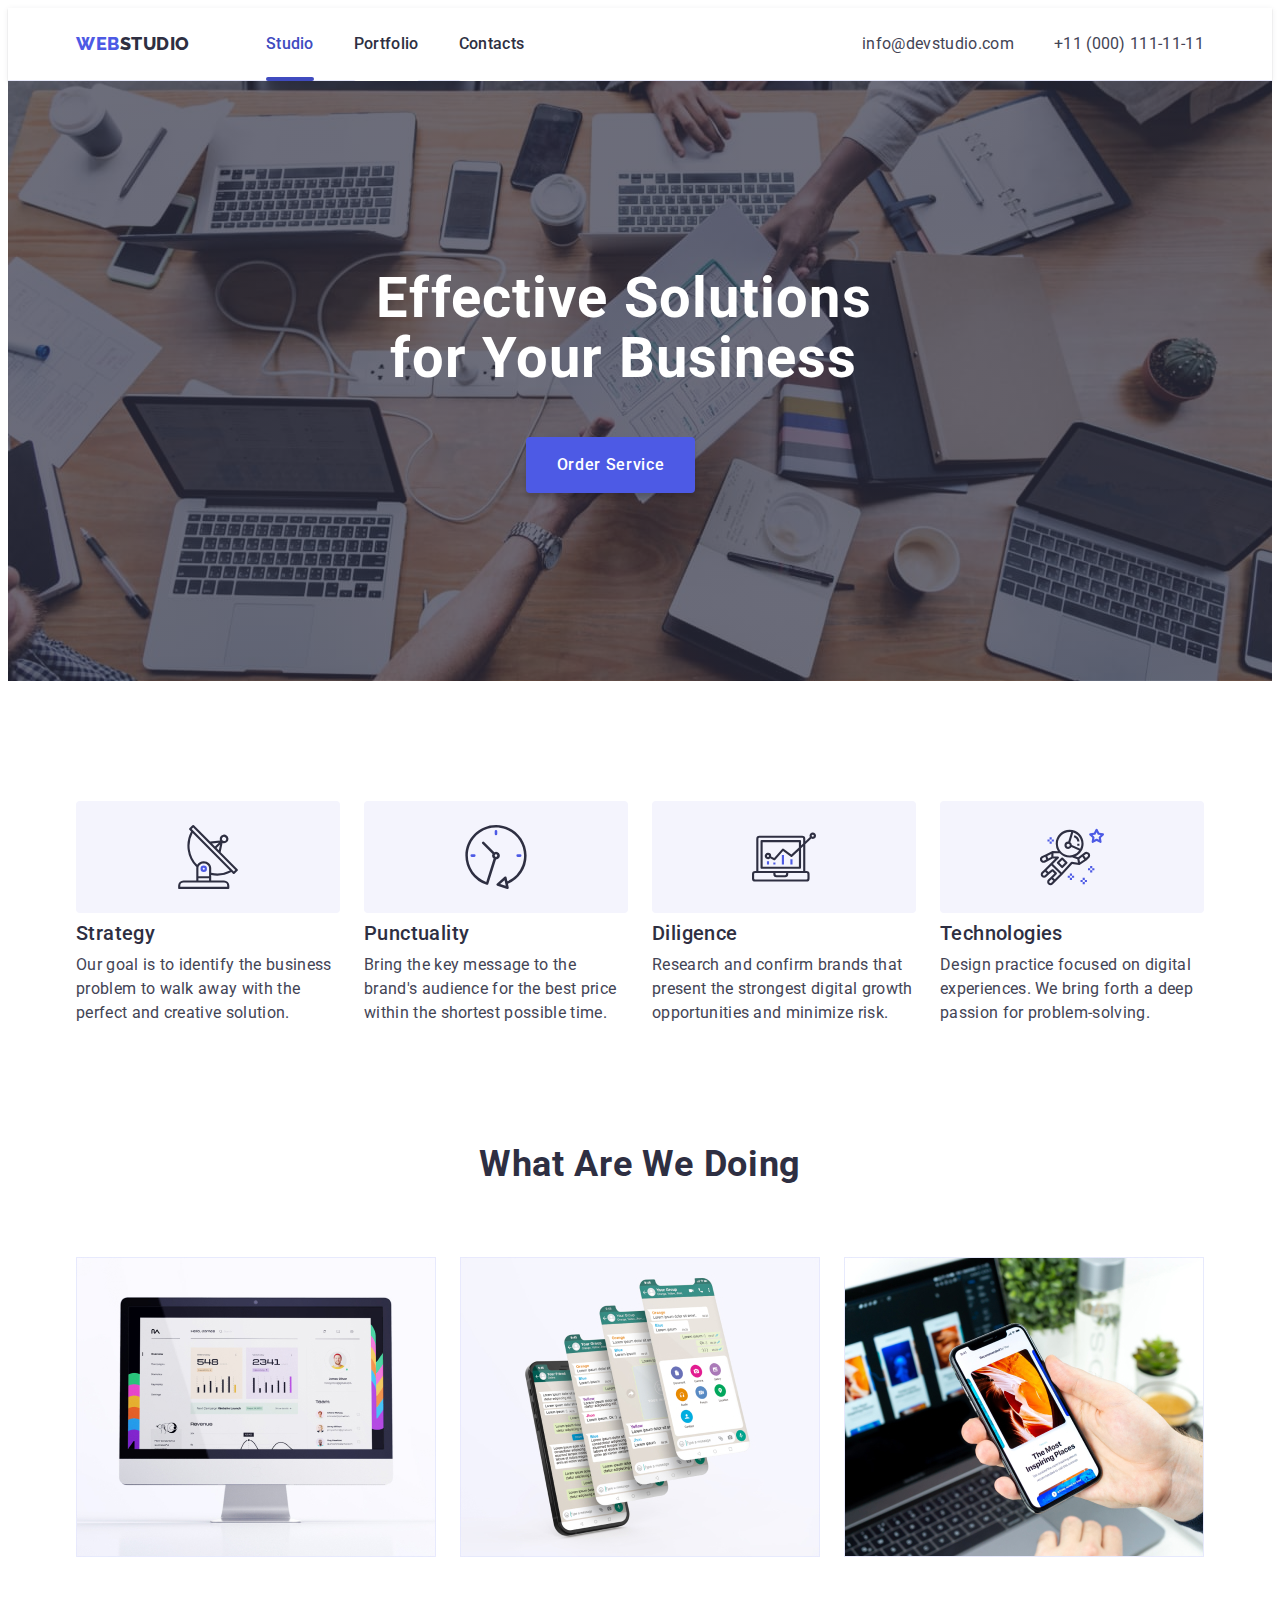
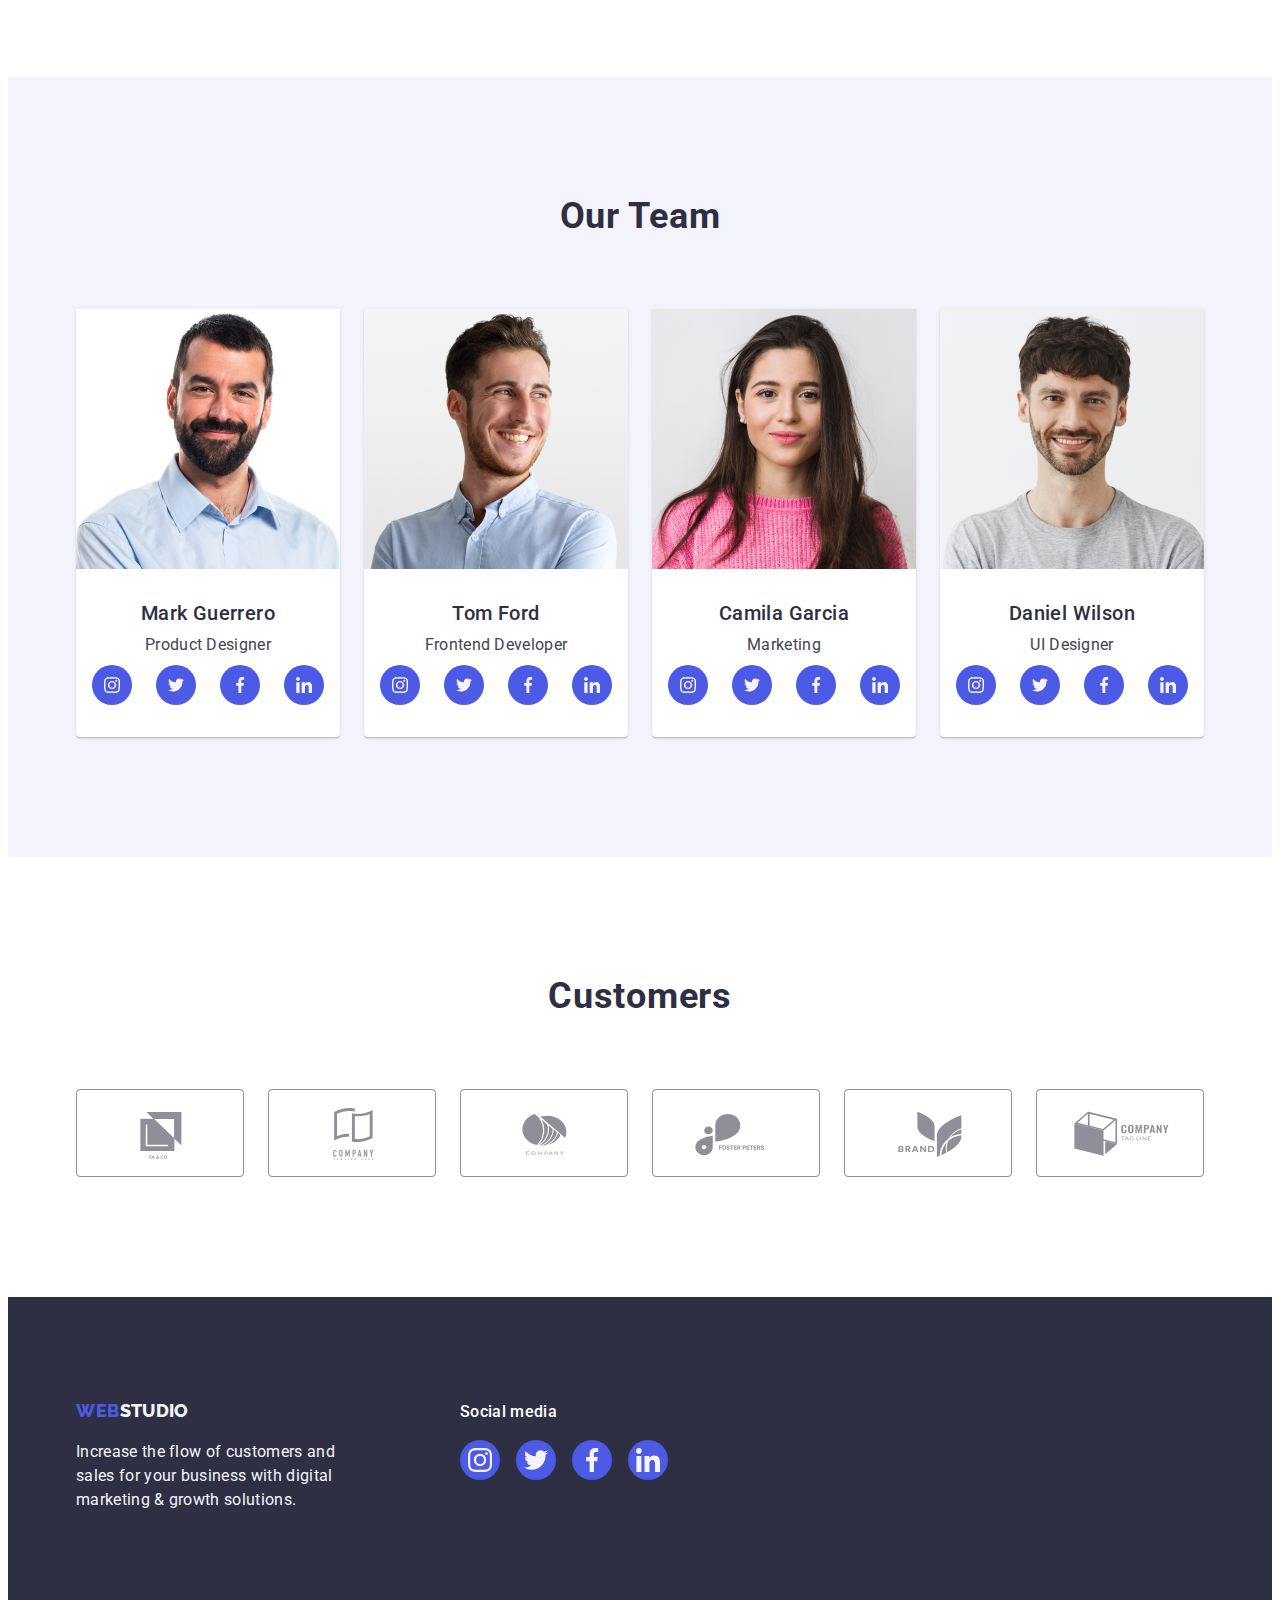
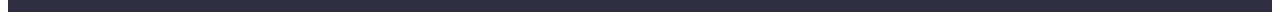
<file: index.html>
<!DOCTYPE html>
<html lang="en">
  <head>
    <meta charset="UTF-8" />
    <meta http-equiv="X-UA-Compatible" content="IE=edge" />
    <meta name="viewport" content="width=device-width, initial-scale=1.0" />
    <link rel="preconnect" href="https://fonts.googleapis.com" />
    <link rel="preconnect" href="https://fonts.gstatic.com" crossorigin />
    <link
      href="https://fonts.googleapis.com/css2?family=Raleway:wght@800&family=Roboto:wght@400;500;700&display=swap"
      rel="stylesheet"
    />
    <title>goit-markup-hw-01</title>
    <link
      rel="stylesheet"
      href="https://cdnjs.cloudflare.com/ajax/libs/modern-normalize/2.0.0/modern-normalize.min.css"
      integrity="sha512-4xo8blKMVCiXpTaLzQSLSw3KFOVPWhm/TRtuPVc4WG6kUgjH6J03IBuG7JZPkcWMxJ5huwaBpOpnwYElP/m6wg=="
      crossorigin="anonymous"
      referrerpolicy="no-referrer"
    />
    <style>
      li {
        list-style-type: none;
      }
    </style>
    <link rel="stylesheet" href="css/styles.css" />
  </head>
  <body>
    <header class="header">
      <div class="box container">
        <nav class="nav">
          <a href="./index.html" class="header-name link"
            >Web<span class="header-name-span list">Studio</span>
          </a>

          <ul class="list first-box">
            <li>
              <a
                href="./index.html"
                class="header-studio-portfolio-contact add link"
                >Studio</a
              >
            </li>
            <li>
              <a
                href="./portfolio.html"
                class="header-studio-portfolio-contact link"
                >Portfolio</a
              >
            </li>
            <li>
              <a href="" class="header-studio-portfolio-contact link"
                >Contacts</a
              >
            </li>
          </ul>
        </nav>
        <address class="header-address">
          <ul class="list telefon-email">
            <li>
              <a href="mailto:info@devstudio.com" class="header-commun link"
                >info@devstudio.com</a
              >
            </li>
            <li>
              <a href="tel:+110001111111" class="header-commun link"
                >+11 (000) 111-11-11</a
              >
            </li>
          </ul>
        </address>
      </div>
    </header>
    <main>
      <section class="main-background-firt">
        <div class="container">
          <h1 class="main-name">Effective Solutions for Your Business</h1>
          <button type="button" class="main-button" data-modal-open>
            Order Service
          </button>
        </div>
      </section>
      <section class="section-two">
        <div class="container">
          <h2 class="visually-hidden">benefits</h2>
          <ul class="box-two list">
            <li class="box-two-one">
              <div class="box-for-icon">
                <svg class="icon-1" width="64" height="64">
                  <use href="./images/icons.svg#icon-antenna"></use>
                </svg>
              </div>
              <h3 class="main-benefits-name">Strategy</h3>
              <p class="main-benefits-paragrafs">
                Our goal is to identify the business problem to walk away with
                the perfect and creative solution.
              </p>
            </li>
            <li class="box-two-one">
              <div class="box-for-icon">
                <svg class="icon-1" width="64" height="64">
                  <use href="./images/icons.svg#icon-clock"></use>
                </svg>
              </div>
              <h3 class="main-benefits-name">Punctuality</h3>
              <p class="main-benefits-paragrafs">
                Bring the key message to the brand's audience for the best price
                within the shortest possible time.
              </p>
            </li>
            <li class="box-two-one">
              <div class="box-for-icon">
                <svg class="icon-1" width="64" height="64">
                  <use href="./images/icons.svg#icon-diagram"></use>
                </svg>
              </div>
              <h3 class="main-benefits-name">Diligence</h3>
              <p class="main-benefits-paragrafs">
                Research and confirm brands that present the strongest digital
                growth opportunities and minimize risk.
              </p>
            </li>
            <li class="box-two-one">
              <div class="box-for-icon">
                <svg class="icon-1" width="64" height="64">
                  <use href="./images/icons.svg#icon-astronaut"></use>
                </svg>
              </div>
              <h3 class="main-benefits-name">Technologies</h3>
              <p class="main-benefits-paragrafs">
                Design practice focused on digital experiences. We bring forth a
                deep passion for problem-solving.
              </p>
            </li>
          </ul>
        </div>
      </section>
      <section class="section-three">
        <div class="container">
          <h2 class="main-photos">What are we doing</h2>
          <ul class="box-three list">
            <li class="box-three-one">
              <img
                src="./images/Rectangle71.jpg"
                alt="My first picture"
                width="360"
                height="300"
              />
            </li>
            <li class="box-three-one">
              <img
                src="./images/Rectangle72.jpg"
                alt="My second picture"
                width="360"
                height="300"
              />
            </li>
            <li class="box-three-one">
              <img
                src="./images/Rectangle73.jpg"
                alt="My therd picture"
                width="360"
                height="300"
              />
            </li>
          </ul>
        </div>
      </section>
      <section class="main-background-second">
        <div class="container">
          <h2 class="main-photos">Our Team</h2>
          <ul class="list box-four">
            <li class="list backround">
              <img
                src="./images/img.jpg"
                alt="Mark Guerrero"
                width="264"
                height="260"
              />
              <div class="name-prof">
                <h3 class="main-stuff-name">Mark Guerrero</h3>
                <p class="main-stuff-job">Product Designer</p>
                <ul class="back-icon">
                  <li class="icon-inm">
                    <a href="" class="icon-a">
                      <svg class="icon-in" width="16" height="16">
                        <use href="./images/icons.svg#icon-instagram"></use>
                      </svg>
                    </a>
                  </li>
                  <li class="icon-inm">
                    <a href="" class="icon-a">
                      <svg class="icon-in" width="16" height="16">
                        <use href="./images/icons.svg#icon-twitter"></use>
                      </svg>
                    </a>
                  </li>
                  <li class="icon-inm">
                    <a href="" class="icon-a">
                      <svg class="icon-in" width="16" height="16">
                        <use href="./images/icons.svg#icon-facebook"></use>
                      </svg>
                    </a>
                  </li>
                  <li class="icon-inm">
                    <a href="" class="icon-a">
                      <svg class="icon-in" width="16" height="16">
                        <use href="./images/icons.svg#icon-linkedin"></use>
                      </svg>
                    </a>
                  </li>
                </ul>
              </div>
            </li>
            <li class="list backround">
              <img
                src="./images/img(1).jpg"
                alt="Tom Ford"
                width="264"
                height="260"
              />
              <div class="name-prof">
                <h3 class="main-stuff-name">Tom Ford</h3>
                <p class="main-stuff-job">Frontend Developer</p>
                <ul class="back-icon">
                  <li class="icon-inm">
                    <a href="" class="icon-a">
                      <svg class="icon-in" width="16" height="16">
                        <use href="./images/icons.svg#icon-instagram"></use>
                      </svg>
                    </a>
                  </li>
                  <li class="icon-inm">
                    <a href="" class="icon-a">
                      <svg class="icon-in" width="16" height="16">
                        <use href="./images/icons.svg#icon-twitter"></use>
                      </svg>
                    </a>
                  </li>
                  <li class="icon-inm">
                    <a href="" class="icon-a">
                      <svg class="icon-in" width="16" height="16">
                        <use href="./images/icons.svg#icon-facebook"></use>
                      </svg>
                    </a>
                  </li>
                  <li class="icon-inm">
                    <a href="" class="icon-a">
                      <svg class="icon-in" width="16" height="16">
                        <use href="./images/icons.svg#icon-linkedin"></use>
                      </svg>
                    </a>
                  </li>
                </ul>
              </div>
            </li>
            <li class="list backround">
              <img
                src="./images/img(2).jpg"
                alt="Camila Garcia"
                width="264"
                height="260"
              />
              <div class="name-prof">
                <h3 class="main-stuff-name">Camila Garcia</h3>
                <p class="main-stuff-job">Marketing</p>
                <ul class="back-icon">
                  <li class="icon-inm">
                    <a href="" class="icon-a">
                      <svg class="icon-in" width="16" height="16">
                        <use href="./images/icons.svg#icon-instagram"></use>
                      </svg>
                    </a>
                  </li>
                  <li class="icon-inm">
                    <a href="" class="icon-a">
                      <svg class="icon-in" width="16" height="16">
                        <use href="./images/icons.svg#icon-twitter"></use>
                      </svg>
                    </a>
                  </li>
                  <li class="icon-inm">
                    <a href="" class="icon-a">
                      <svg class="icon-in" width="16" height="16">
                        <use href="./images/icons.svg#icon-facebook"></use>
                      </svg>
                    </a>
                  </li>
                  <li class="icon-inm">
                    <a href="" class="icon-a">
                      <svg class="icon-in" width="16" height="16">
                        <use href="./images/icons.svg#icon-linkedin"></use>
                      </svg>
                    </a>
                  </li>
                </ul>
              </div>
            </li>
            <li class="list backround">
              <img
                src="./images/img(3).jpg"
                alt="Daniel Wilson"
                width="264"
                height="260"
              />
              <div class="name-prof">
                <h3 class="main-stuff-name">Daniel Wilson</h3>
                <p class="main-stuff-job">UI Designer</p>
                <ul class="back-icon">
                  <li class="icon-inm">
                    <a href="" class="icon-a">
                      <svg class="icon-in" width="16" height="16">
                        <use href="./images/icons.svg#icon-instagram"></use>
                      </svg>
                    </a>
                  </li>
                  <li class="icon-inm">
                    <a href="" class="icon-a">
                      <svg class="icon-in" width="16" height="16">
                        <use href="./images/icons.svg#icon-twitter"></use>
                      </svg>
                    </a>
                  </li>
                  <li class="icon-inm">
                    <a href="" class="icon-a">
                      <svg class="icon-in" width="16" height="16">
                        <use href="./images/icons.svg#icon-facebook"></use>
                      </svg>
                    </a>
                  </li>
                  <li class="icon-inm">
                    <a href="" class="icon-a">
                      <svg class="icon-in" width="16" height="16">
                        <use href="./images/icons.svg#icon-linkedin"></use>
                      </svg>
                    </a>
                  </li>
                </ul>
              </div>
            </li>
          </ul>
        </div>
      </section>
      <section class="last-sec">
        <div class="container">
          <h2 class="main-photos">Customers</h2>
          <ul class="icon-post">
            <li class="customer-bord">
              <a href="" class="custom">
                <svg class="cust-icon" width="104" height="56">
                  <use href="./images/icons.svg#icon-Logo"></use>
                </svg>
              </a>
            </li>
            <li class="customer-bord">
              <a href="" class="custom">
                <svg class="cust-icon" width="104" height="56">
                  <use href="./images/icons.svg#icon-Logo-1"></use>
                </svg>
              </a>
            </li>
            <li class="customer-bord">
              <a href="" class="custom">
                <svg class="cust-icon" width="104" height="56">
                  <use href="./images/icons.svg#icon-Logo-2"></use>
                </svg>
              </a>
            </li>
            <li class="customer-bord">
              <a href="" class="custom">
                <svg class="cust-icon" width="104" height="56">
                  <use href="./images/icons.svg#icon-Logo-cup"></use>
                </svg>
              </a>
            </li>
            <li class="customer-bord">
              <a href="" class="custom">
                <svg class="cust-icon" width="104" height="56">
                  <use href="./images/icons.svg#icon-Logo-3"></use>
                </svg>
              </a>
            </li>
            <li class="customer-bord">
              <a href="" class="custom">
                <svg class="cust-icon" width="104" height="56">
                  <use href="./images/icons.svg#icon-Logo-4"></use>
                </svg>
              </a>
            </li>
          </ul>
        </div>
      </section>
    </main>
    <footer class="footer-background footer">
      <div class="container topon">
        <div class="mom-div">
          <a href="./index.html" class="foot-name link">
            Web<span class="header-name-footer list">Studio</span></a
          >
          <p class="footer-text">
            Increase the flow of customers and sales for your business with
            digital marketing & growth solutions.
          </p>
        </div>
        <div class="second-div">
          <p class="social">Social media</p>
          <ul class="ul-soc">
            <li class="li-soc">
              <a href="" class="a-soc">
                <svg class="svg-soc" width="24" height="24">
                  <use href="./images/icons.svg#icon-instagram"></use>
                </svg>
              </a>
            </li>
            <li class="li-soc">
              <a href="" class="a-soc">
                <svg class="svg-soc" width="24" height="24">
                  <use href="./images/icons.svg#icon-twitter"></use>
                </svg>
              </a>
            </li>
            <li class="li-soc">
              <a href="" class="a-soc">
                <svg class="svg-soc" width="24" height="24">
                  <use href="./images/icons.svg#icon-facebook"></use>
                </svg>
              </a>
            </li>
            <li class="li-soc">
              <a href="" class="a-soc">
                <svg class="svg-soc" width="24" height="24">
                  <use href="./images/icons.svg#icon-linkedin"></use>
                </svg>
              </a>
            </li>
          </ul>
        </div>
      </div>
    </footer>
    <div class="backdrop is-hidden" data-modal>
      <div class="modal">
        <button class="button-modal" type="button" data-modal-close>
          <svg class="button-modal-icon" width="8" height="8">
            <use href="./images/icons.svg#icon-but"></use>
          </svg>
        </button>
      </div>
    </div>
    <script src="./js/modal.js"></script>
  </body>
</html>
</file>
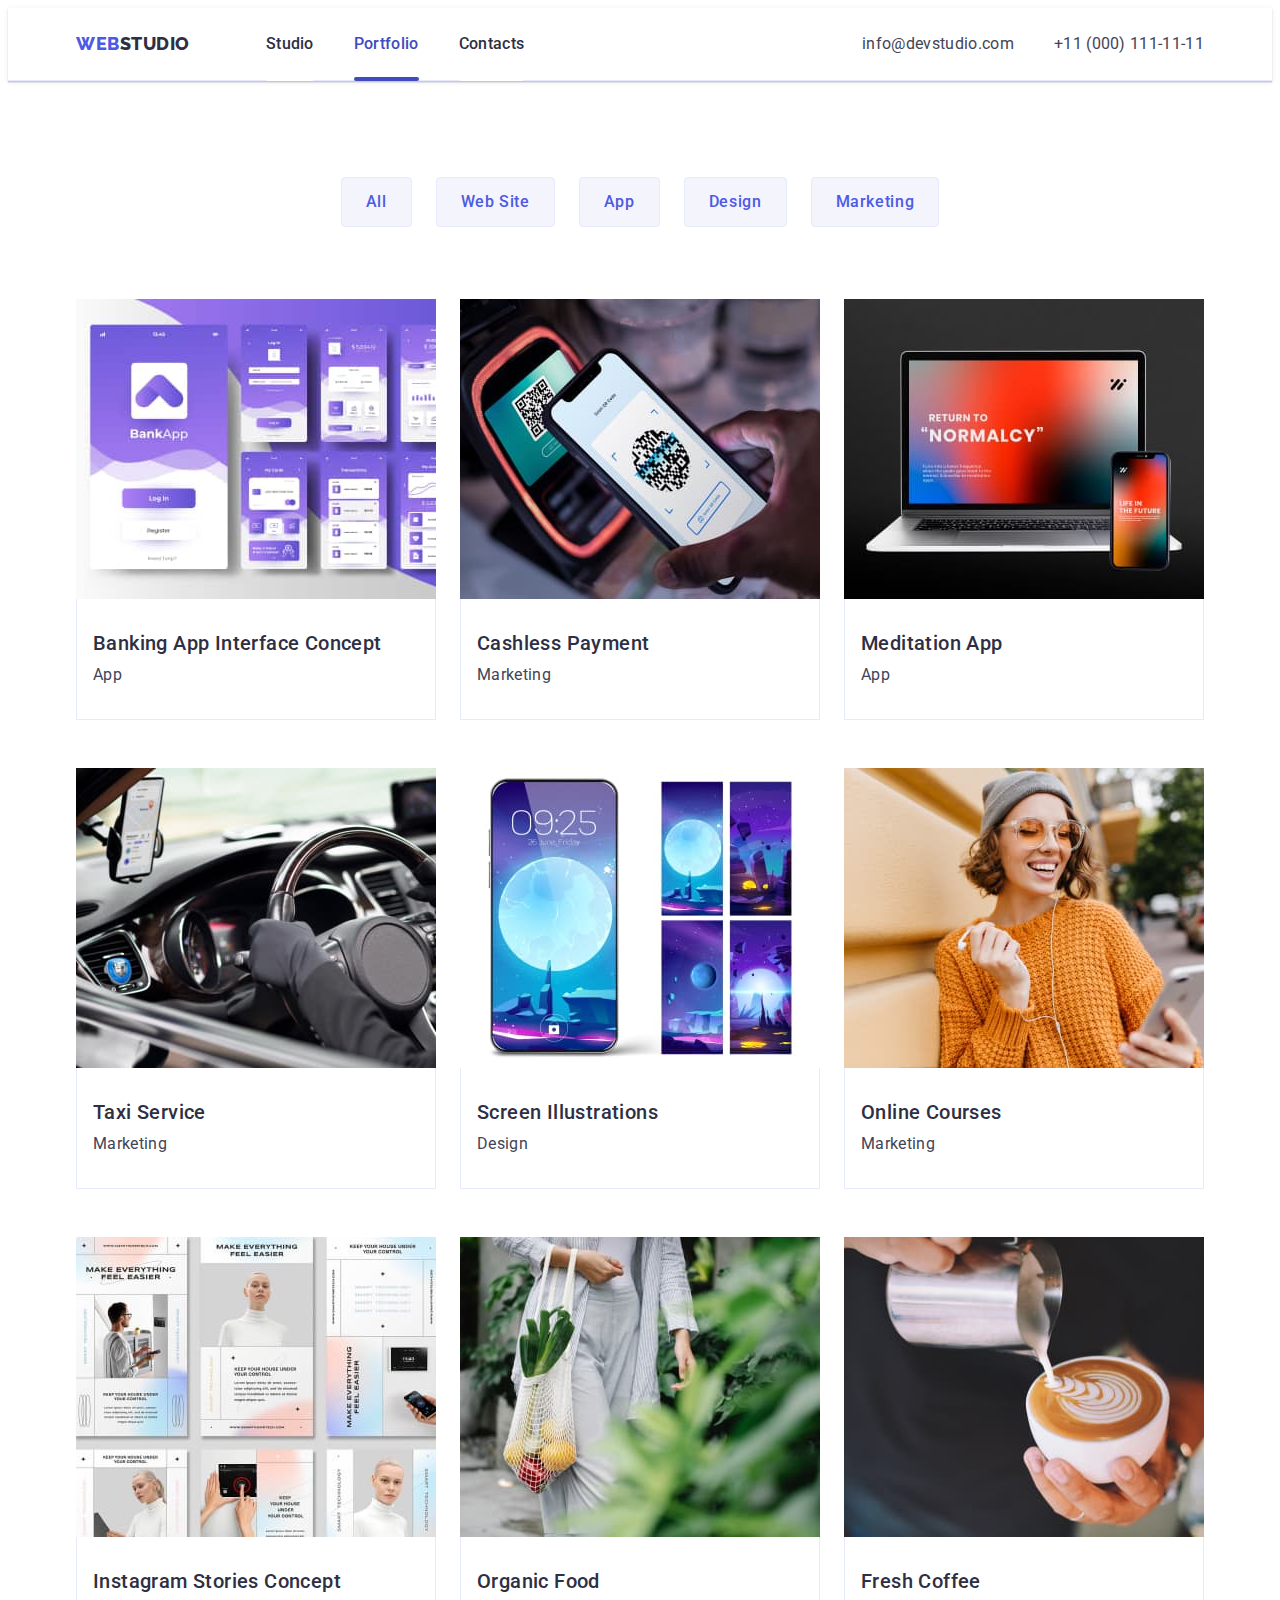
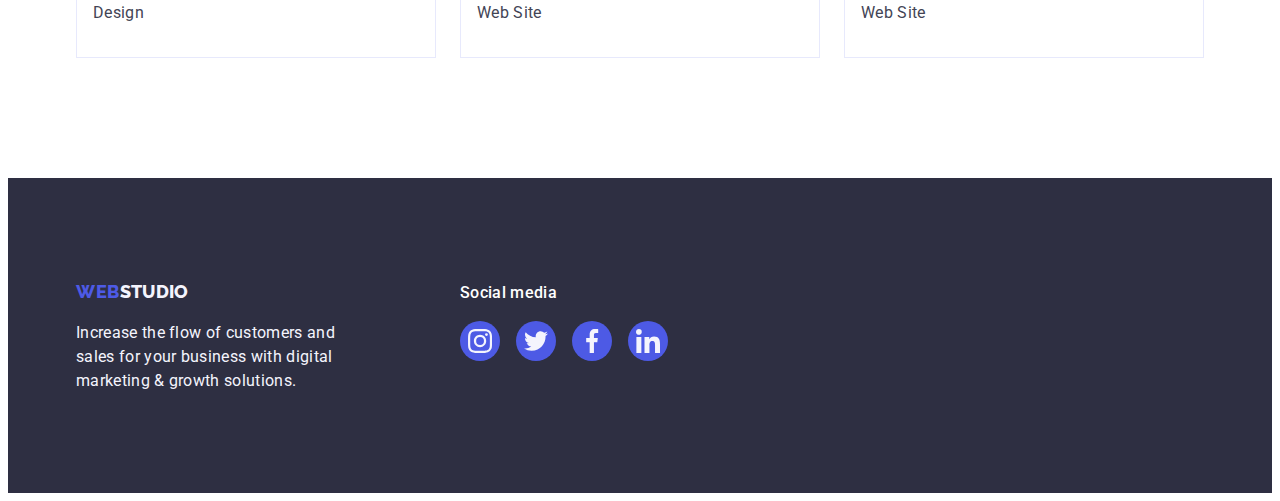
<file: portfolio.html>
<!DOCTYPE html>
<html lang="en">
  <head>
    <meta charset="UTF-8" />
    <meta http-equiv="X-UA-Compatible" content="IE=edge" />
    <meta name="viewport" content="width=device-width, initial-scale=1.0" />
    <link rel="preconnect" href="https://fonts.googleapis.com" />
    <link rel="preconnect" href="https://fonts.gstatic.com" crossorigin />
    <link
      href="https://fonts.googleapis.com/css2?family=Raleway:wght@800&family=Roboto:wght@400;500;700&display=swap"
      rel="stylesheet"
    />
    <title>portfolio</title>
    <link
      rel="stylesheet"
      href="https://cdnjs.cloudflare.com/ajax/libs/modern-normalize/2.0.0/modern-normalize.min.css"
      integrity="sha512-4xo8blKMVCiXpTaLzQSLSw3KFOVPWhm/TRtuPVc4WG6kUgjH6J03IBuG7JZPkcWMxJ5huwaBpOpnwYElP/m6wg=="
      crossorigin="anonymous"
      referrerpolicy="no-referrer"
    />
    <style>
      li {
        list-style-type: none; /* Убираем маркеры */
      }
    </style>
    <link rel="stylesheet" href="css/styles.css" />
  </head>
  <body>
    <header class="header">
      <div class="box container">
        <nav class="nav">
          <a href="./index.html" class="header-name link"
            >Web<span class="header-name-span list">Studio</span>
          </a>

          <ul class="list first-box">
            <li>
              <a
                href="./index.html"
                class="header-studio-portfolio-contact link"
                >Studio</a
              >
            </li>
            <li>
              <a
                href="./portfolio.html"
                class="header-studio-portfolio-contact add link"
                >Portfolio</a
              >
            </li>
            <li>
              <a href="" class="header-studio-portfolio-contact link"
                >Contacts</a
              >
            </li>
          </ul>
        </nav>
        <address class="header-address">
          <ul class="list telefon-email">
            <li>
              <a href="mailto:info@devstudio.com" class="header-commun link"
                >info@devstudio.com</a
              >
            </li>
            <li>
              <a href="tel:+110001111111" class="header-commun link"
                >+11 (000) 111-11-11</a
              >
            </li>
          </ul>
        </address>
      </div>
    </header>
    <main>
      <section class="list port-sec">
        <div class="container">
          <h1 class="visually-hidden">Portfolio</h1>
          <ul class="list port-box">
            <li>
              <button type="button" class="portfolio-main-button">All</button>
            </li>
            <li>
              <button type="button" class="portfolio-main-button">
                Web Site
              </button>
            </li>
            <li>
              <button type="button" class="portfolio-main-button">App</button>
            </li>
            <li>
              <button type="button" class="portfolio-main-button">
                Design
              </button>
            </li>
            <li>
              <button type="button" class="portfolio-main-button">
                Marketing
              </button>
            </li>
          </ul>
          <ul class="portfolio-main-list list">
            <li class="port-card-one">
              <a href="" class="link image toopor">
                <div class="background-img">
                  <img
                    src="./images/hometask/fot.jpg"
                    alt="Apple pay"
                    width="360"
                  />
                  <p class="overlay-text">
                    14 Stylish and User-Friendly App Design Concepts · Task
                    Manager App · Calorie Tracker App · Exotic Fruit Ecommerce
                    App · Cloud Storage App
                  </p>
                </div>
                <div class="port-box-two">
                  <h2 class="portfolio-main-stuff-name">
                    Banking App Interface Concept
                  </h2>
                  <p class="portfolio-main-stuff-job">App</p>
                </div>
              </a>
            </li>
            <li class="port-card-one">
              <a href="" class="link image toopor">
                <div class="background-img">
                  <img
                    src="./images/hometask/fot1.jpg"
                    alt="Apple pay"
                    width="360"
                  />
                  <p class="overlay-text">
                    14 Stylish and User-Friendly App Design Concepts · Task
                    Manager App · Calorie Tracker App · Exotic Fruit Ecommerce
                    App · Cloud Storage App
                  </p>
                </div>
                <div class="port-box-two">
                  <h2 class="portfolio-main-stuff-name">Cashless Payment</h2>
                  <p class="portfolio-main-stuff-job">Marketing</p>
                </div>
              </a>
            </li>
            <li class="port-card-one">
              <a href="" class="link image toopor">
                <div class="background-img">
                  <img
                    src="./images/hometask/fot2.jpg"
                    alt="Apple pay"
                    width="360"
                  />
                  <p class="overlay-text">
                    14 Stylish and User-Friendly App Design Concepts · Task
                    Manager App · Calorie Tracker App · Exotic Fruit Ecommerce
                    App · Cloud Storage App
                  </p>
                </div>
                <div class="port-box-two">
                  <h2 class="portfolio-main-stuff-name">Meditation App</h2>
                  <p class="portfolio-main-stuff-job">App</p>
                </div>
              </a>
            </li>
            <li class="port-card-one">
              <a href="" class="link image toopor">
                <div class="background-img">
                  <img
                    src="./images/hometask/fot3.jpg"
                    alt="Apple pay"
                    width="360"
                  />
                  <p class="overlay-text">
                    14 Stylish and User-Friendly App Design Concepts · Task
                    Manager App · Calorie Tracker App · Exotic Fruit Ecommerce
                    App · Cloud Storage App
                  </p>
                </div>
                <div class="port-box-two">
                  <h2 class="portfolio-main-stuff-name">Taxi Service</h2>
                  <p class="portfolio-main-stuff-job">Marketing</p>
                </div>
              </a>
            </li>
            <li class="port-card-one">
              <a href="" class="link image toopor">
                <div class="background-img">
                  <img
                    src="./images/hometask/fot4.jpg"
                    alt="Apple pay"
                    width="360"
                  />
                  <p class="overlay-text">
                    14 Stylish and User-Friendly App Design Concepts · Task
                    Manager App · Calorie Tracker App · Exotic Fruit Ecommerce
                    App · Cloud Storage App
                  </p>
                </div>
                <div class="port-box-two">
                  <h2 class="portfolio-main-stuff-name">
                    Screen Illustrations
                  </h2>
                  <p class="portfolio-main-stuff-job">Design</p>
                </div>
              </a>
            </li>
            <li class="port-card-one">
              <a href="" class="link image toopor">
                <div class="background-img">
                  <img
                    src="./images/hometask/fot5.jpg"
                    alt="Apple pay"
                    width="360"
                  />
                  <p class="overlay-text">
                    14 Stylish and User-Friendly App Design Concepts · Task
                    Manager App · Calorie Tracker App · Exotic Fruit Ecommerce
                    App · Cloud Storage App
                  </p>
                </div>
                <div class="port-box-two">
                  <h2 class="portfolio-main-stuff-name">Online Courses</h2>
                  <p class="portfolio-main-stuff-job">Marketing</p>
                </div>
              </a>
            </li>
            <li class="port-card-one">
              <a href="" class="link image toopor">
                <div class="background-img">
                  <img
                    src="./images/hometask/fot6.jpg"
                    alt="Apple pay"
                    width="360"
                  />
                  <p class="overlay-text">
                    14 Stylish and User-Friendly App Design Concepts · Task
                    Manager App · Calorie Tracker App · Exotic Fruit Ecommerce
                    App · Cloud Storage App
                  </p>
                </div>
                <div class="port-box-two">
                  <h2 class="portfolio-main-stuff-name">
                    Instagram Stories Concept
                  </h2>
                  <p class="portfolio-main-stuff-job">Design</p>
                </div>
              </a>
            </li>
            <li class="port-card-one">
              <a href="" class="link image toopor">
                <div class="background-img">
                  <img
                    src="./images/hometask/fot7.jpg"
                    alt="Apple pay"
                    width="360"
                  />
                  <p class="overlay-text">
                    14 Stylish and User-Friendly App Design Concepts · Task
                    Manager App · Calorie Tracker App · Exotic Fruit Ecommerce
                    App · Cloud Storage App
                  </p>
                </div>
                <div class="port-box-two">
                  <h2 class="portfolio-main-stuff-name">Organic Food</h2>
                  <p class="portfolio-main-stuff-job">Web Site</p>
                </div>
              </a>
            </li>
            <li class="port-card-one">
              <a href="" class="link image toopor">
                <div class="background-img">
                  <img
                    src="./images/hometask/fot8.jpg"
                    alt="Apple pay"
                    width="360"
                  />
                  <p class="overlay-text">
                    14 Stylish and User-Friendly App Design Concepts · Task
                    Manager App · Calorie Tracker App · Exotic Fruit Ecommerce
                    App · Cloud Storage App
                  </p>
                </div>
                <div class="port-box-two">
                  <h2 class="portfolio-main-stuff-name">Fresh Coffee</h2>
                  <p class="portfolio-main-stuff-job">Web Site</p>
                </div>
              </a>
            </li>
          </ul>
        </div>
      </section>
    </main>
    <footer class="footer-background footer">
      <div class="container topon">
        <div class="mom-div">
          <a href="./index.html" class="foot-name link">
            Web<span class="header-name-footer list">Studio</span></a
          >
          <p class="footer-text">
            Increase the flow of customers and sales for your business with
            digital marketing & growth solutions.
          </p>
        </div>
        <div class="second-div">
          <p class="social">Social media</p>
          <ul class="ul-soc">
            <li class="li-soc">
              <a href="" class="a-soc">
                <svg class="svg-soc" width="24" height="24">
                  <use href="./images/icons.svg#icon-instagram"></use>
                </svg>
              </a>
            </li>
            <li class="li-soc">
              <a href="" class="a-soc">
                <svg class="svg-soc" width="24" height="24">
                  <use href="./images/icons.svg#icon-twitter"></use>
                </svg>
              </a>
            </li>
            <li class="li-soc">
              <a href="" class="a-soc">
                <svg class="svg-soc" width="24" height="24">
                  <use href="./images/icons.svg#icon-facebook"></use>
                </svg>
              </a>
            </li>
            <li class="li-soc">
              <a href="" class="a-soc">
                <svg class="svg-soc" width="24" height="24">
                  <use href="./images/icons.svg#icon-linkedin"></use>
                </svg>
              </a>
            </li>
          </ul>
        </div>
      </div>
    </footer>
  </body>
</html>
</file>
<file: css/styles.css>
:root {
  --primary-black-color: #2e2f42;
  --primary-paragraf-color: #434455;
  --primary-color: #4d5ae5;
  --primary-blue-color: #404bbf;
  --primary-background-color: #f4f4fd;
  --primary-color-white: #ffffff;
  --primary-por: #e7e9fc;
  --color-gre: #8e8f99;
}
*,
*::before,
*::after {
  box-sizing: border-box;
}
img {
  display: block;
}
.container {
  max-width: 1158px;
  margin: 0 auto;
  padding: 0 15px;
}
.box {
  display: flex;
  align-items: center;
  justify-content: space-between;
}
.nav {
  display: flex;
  align-items: center;
}
body {
  font-family: 'Roboto', sans-serif;
  color: var(--primary-paragraf-color);
  background-color: var(--primary-color-white);
}
h1,
h2,
h3,
p,
ul {
  margin: 0;
  padding: 0;
}
main {
  letter-spacing: 0.02em;
}
.header-name {
  font-family: 'Raleway', sans-serif;
  color: var(--primary-color);
  font-size: 18px;
  font-weight: 800;
  line-height: 1.17;
  letter-spacing: 0.03em;
  text-transform: uppercase;
  margin-right: 76px;
}
.header {
  border-bottom: 1px solid #e7e9fc;
  box-shadow: 0px 1px 6px 0px rgba(46, 47, 66, 0.08),
    0px 1px 1px 0px rgba(46, 47, 66, 0.16),
    0px 2px 1px 0px rgba(46, 47, 66, 0.08);
}
.first-box {
  display: flex;
  gap: 40px;
  margin: 0;
  justify-content: space-between;
}
.link {
  text-decoration: none;
}
.header-name-span {
  color: var(--primary-black-color);
}
.list {
  list-style: none;
}
.header-address {
  font-style: normal;
}
.telefon-email {
  display: flex;
  gap: 40px;
}
.header-studio-portfolio-contact {
  color: var(--primary-black-color);
  position: relative;
  font-size: 16px;
  font-weight: 500;
  line-height: 1.5;
  letter-spacing: 0.02em;
  padding: 24px 0;
  display: block;
  transition: color 250ms cubic-bezier(0.4, 0, 0.2, 1);
}
.header-studio-portfolio-contact::after {
  content: '';
  position: absolute;
  bottom: -1px;
  left: 0;
  display: block;
  width: 100%;
  height: 4px;
  background-color: #ffffff;
  border-radius: 2px;
}
.header-studio-portfolio-contact:hover,
.header-studio-portfolio-contact:focus {
  color: var(--primary-blue-color);
}
.header-commun {
  color: var(--primary-paragraf-color);
  font-size: 16px;
  line-height: 1.5;
  letter-spacing: 0.02em;
  display: block;
  transition: color 250ms cubic-bezier(0.4, 0, 0.2, 1);
}
.header-commun:hover,
.header-commun:focus {
  color: var(--primary-blue-color);
}
.box-1 {
  width: auto;
  height: auto;
  flex-shrink: 0;
  margin: 0;
}
.main-background-firt {
  max-width: 1440px;
  background-color: var(--primary-black-color);
  background-image: linear-gradient(
      rgba(46, 47, 66, 0.7),
      rgba(46, 47, 66, 0.7)
    ),
    url(../images/people-office-1.jpg);
  background-size: cover;
  background-repeat: no-repeat;
  padding: 188px 0;
  background-position: center;
  margin: 0 auto;
}
.main-name {
  color: var(--primary-color-white);
  font-size: 56px;
  line-height: 1.07;
  text-align: center;
  letter-spacing: 0.02em;
  max-width: 496px;
  margin: 0;
  margin-left: 300px;
}
.box-botton {
  justify-content: center;
}
.main-button {
  font-family: 'Roboto', sans-serif;
  color: var(--primary-color-white);
  font-size: 16px;
  font-weight: 500;
  line-height: 1.5;
  background-color: var(--primary-color);
  letter-spacing: 0.04em;
  cursor: pointer;
  display: block;
  min-width: 169px;
  height: 56px;
  border: none;
  border-radius: 4px;
  text-align: center;
  margin-left: 450px;
  margin-top: 48px;
  box-shadow: 0px 4px 4px 0px rgba(0, 0, 0, 0.15);
  transition: background-color 250ms cubic-bezier(0.4, 0, 0.2, 1);
}
.main-button:hover,
.main-button:focus {
  background-color: var(--primary-blue-color);
}
.main-background-second {
  background-color: var(--primary-background-color);
  padding: 120px 0;
}

.main-benefits-name {
  color: var(--primary-black-color);
  font-size: 20px;
  font-weight: 500;
  line-height: 1.2;
  letter-spacing: 0.02em;
  margin-bottom: 8px;
}
.main-benefits-paragrafs {
  color: var(--primary-paragraf-color);
  font-size: 16px;
  line-height: 1.5;
  margin: 0;
}
.main-photos {
  font-size: 36px;
  line-height: 1.11;
  text-align: center;
  text-transform: capitalize;
  color: var(--primary-black-color);
  letter-spacing: 0.02em;
  margin-bottom: 72px;
}
.main-stuff-name {
  color: var(--primary-black-color);
  font-size: 20px;
  font-weight: 500;
  line-height: 1.2;
  letter-spacing: 0.02em;
  background-color: var(--primary-color-white);
  text-align: center;
  margin-bottom: 8px;
}
.main-stuff-job {
  color: var(--primary-paragraf-color);
  font-size: 16px;
  line-height: 1.5;
  letter-spacing: 0.02em;
  text-align: center;
  margin-bottom: 8px;
}
.footer-background {
  background-color: var(--primary-black-color);
}
.footer-text {
  color: var(--primary-background-color);
  font-size: 16px;
  line-height: 1.5;
  letter-spacing: 0.02em;
  max-width: 264px;
  max-height: 72px;
}
.header-name-footer {
  color: var(--primary-background-color);
  line-height: 1.5;
  letter-spacing: 0.02em;
}
.portfolio-main-button {
  font-family: 'Roboto', sans-serif;
  color: var(--primary-color);
  font-size: 16px;
  font-weight: 500;
  line-height: 1.5;
  letter-spacing: 0.04em;
  background-color: var(--primary-background-color);
  cursor: pointer;
  padding: 12px 24px;
  border: 1px solid var(--primary-por);
  border-radius: 4px;
  transition: color 250ms cubic-bezier(0.4, 0, 0.2, 1),
    background-color 250ms cubic-bezier(0.4, 0, 0.2, 1),
    border-color 250ms cubic-bezier(0.4, 0, 0.2, 1),
    box-shadow 250ms cubic-bezier(0.4, 0, 0.2, 1);
}
.portfolio-main-button:hover,
.portfolio-main-button:focus {
  display: block;
  color: var(--primary-color-white);
  background-color: var(--primary-blue-color);
  border: 1px solid transparent;
  box-shadow: 0px 3px 1px rgba(0, 0, 0, 0.1), 0px 2px 1px rgba(0, 0, 0, 0.08),
    0px 2px 2px rgba(0, 0, 0, 0.12);
}
.portfolio-main-stuff-name {
  color: var(--primary-black-color);
  font-size: 20px;
  font-weight: 500;
  line-height: 1.2;
  letter-spacing: 0.02em;
  margin-bottom: 8px;
}
.portfolio-main-stuff-job {
  color: var(--primary-paragraf-color);
  font-size: 16px;
  line-height: 1.5;
  letter-spacing: 0.02em;
}
.portfolio-main-list {
  display: flex;
  flex-wrap: wrap;
  column-gap: 24px;
  row-gap: 48px;
  list-style: none;
  margin: 0;
  padding: 0;
}
.image {
  display: block;
  text-decoration: none;
  transition: box-shadow 250ms cubic-bezier(0.4, 0, 0.2, 1);
}
.backround {
  border-radius: 0px 0px 4px 4px;
  background: var(--primary-color-white);
  box-shadow: 0px 2px 1px 0px rgba(46, 47, 66, 0.08),
    0px 1px 1px 0px rgba(46, 47, 66, 0.16),
    0px 1px 6px 0px rgba(46, 47, 66, 0.08);
  max-width: 264px;
  width: calc((100% - 72px) / 4);
  background-color: 250ms cubic-bezier(0.4, 0, 0.2, 1);
}
.visually-hidden {
  position: absolute;
  width: 1px;
  height: 1px;
  margin: -1px;
  border: 0;
  padding: 0;
  white-space: nowrap;
  clip-path: inset(100%);
  clip: rect(0 0 0 0);
  overflow: hidden;
}
.box-two {
  display: flex;
  padding: 0;
  margin: 0;
  gap: 24px;
}
.box-two-one {
  width: calc((100% - 72px) / 4);
}
.box-for-icon {
  display: flex;
  justify-content: center;
  align-items: center;
  width: 264px;
  height: 112px;
  border-radius: 4px;
  background: var(--primary-background-color);
  margin-bottom: 8px;
}
.box-three {
  display: flex;
  padding: 0;
  align-items: center;
  gap: 24px;
  margin: 0;
}
.box-three-one {
  width: calc((100% - 48px) / 3);
}
.box {
  background: var(--primary-color-white);
}
.box1 {
  display: flex;
  justify-content: flex-end;
}
.box-four {
  display: flex;
  padding: 0;
  gap: 24px;
  margin: 0;
}
.port-box {
  display: flex;
  justify-content: center;
  gap: 24px;
  margin-bottom: 72px;
}
.port-box-two {
  padding: 32px 16px;
  border: 1px solid var(--primary-por);
  border-top: none;
}
.port-card-one {
  display: block;
  width: calc((100% - 48px) / 3);
}
.background-img {
  position: relative;
  overflow: hidden;
}
.background-img:focus {
  transform: translateY(0);
}
.image:hover .overlay-text,
.image:focus .overlay-text {
  transform: translateY(0);
  box-shadow: 0px 1px 6px rgba(46, 47, 66, 0.08),
    0px 1px 1px rgba(46, 47, 66, 0.16), 0px 2px 1px rgba(46, 47, 66, 0.08);
}
.overlay-text {
  position: absolute;
  top: 0;
  left: 0;
  font-size: 16px;
  line-height: 1.5;
  letter-spacing: 0.02em;
  color: var(--primary-background-color);
  padding: 40px 32px;
  background-color: #4d5ae5;
  height: 100%;
  width: 100%;
  transform: translateY(100%);
  transition: transform 250ms cubic-bezier(0.4, 0, 0.2, 1);
}
.foot-back {
  width: 1440px;
  height: 312px;
  flex-shrink: 0;
}
.footer {
  padding: 100px 0;
}
.foot-name {
  display: inline-block;
  margin-bottom: 16px;
  font-family: 'Raleway', sans-serif;
  color: var(--primary-color);
  font-size: 18px;
  font-weight: 800;
  line-height: 1.17;
  letter-spacing: 0.03em;
  text-transform: uppercase;
}
.cumnt {
  display: flex;
  gap: 40px;
}
.section-two {
  padding: 120px 0;
}
/* section-3 */
.section-three {
  padding-bottom: 120px;
}
/* - */
.name-prof {
  padding: 32px 0;
}
.port-sec {
  padding: 96px 0 120px 0;
}
.por-bot {
  padding: 12px 24px;
  border: 1px solid var(--primary-background-color);
}
.last-sec {
  padding: 120px 0;
}
.customer-bord {
  width: calc((100% - 120px) / 6);
  height: 88px;
}
.icon-post {
  display: flex;
  justify-content: center;
  align-items: center;
  gap: 24px;
  padding: 0;
  margin: 0;
}
.cust-icon {
  fill: currentColor;
}
.icon-4 {
  display: inline-flex;
  padding: 9px 9px 6px 11px;
  justify-content: center;
  align-items: center;
  border-color: 250ms cubic-bezier(0.4, 0, 0.2, 1),
    color 250ms cubic-bezier(0.4, 0, 0.2, 1);
}
.icon-inm {
  width: 40px;
  height: 40px;
}
.back-icon {
  display: flex;
  justify-content: center;
  align-items: center;
  gap: 24px;
}
.icon-a:hover {
  background-color: #404bbf;
}
.icon-a:focus {
  background-color: #404bbf;
}
.backdrop {
  position: fixed;
  top: 0;
  left: 0;
  width: 100%;
  height: 100%;
  background-color: rgba(46, 47, 66, 0.4);
  transition: opacity 250ms cubic-bezier(0.4, 0, 0.2, 1),
    visibility 250ms cubic-bezier(0.4, 0, 0.2, 1);
}
.backdrop.is-hidden {
  opacity: 0;
  pointer-events: none;
  visibility: hidden;
}
.modal {
  position: absolute;
  top: 50%;
  left: 50%;
  transform: translateX(-50%) translateY(-50%);
  width: 408px;
  min-height: 584px;
  border-radius: 4px;
  background: #fcfcfc;
  box-shadow: 0px 2px 1px 0px rgba(0, 0, 0, 0.2),
    0px 1px 3px 0px rgba(0, 0, 0, 0.12), 0px 1px 1px 0px rgba(0, 0, 0, 0.14);
  transition: transform 250ms cubic-bezier(0.4, 0, 0.2, 1);
}
.button-modal {
  position: absolute;
  top: 24px;
  right: 24px;
  display: flex;
  justify-content: center;
  align-items: center;
  width: 24px;
  height: 24px;
  border-radius: 50%;
  background-color: #e7e9fc;
  border: 1px solid rgba(0, 0, 0, 0.1);
  padding: 0;
  cursor: pointer;
  transition: background-color 250ms cubic-bezier(0.4, 0, 0.2, 1),
    border 250ms cubic-bezier(0.4, 0, 0.2, 1);
}
.icon-a {
  width: 100%;
  height: 100%;
  background-color: var(--primary-color);
  border-radius: 50%;
  display: flex;
  align-items: center;
  justify-content: center;
  transition: background-color 250ms cubic-bezier(0.4, 0, 0.2, 1);
}
.button-modal:hover {
  background-color: #404bbf;
  fill: #ffffff;
  border: none;
}
.button-modal:focus {
  background-color: #404bbf;
  fill: #ffffff;
  border: none;
}
.icon-in {
  fill: var(--primary-background-color);
}
.custom {
  display: flex;
  align-items: center;
  justify-content: center;
  width: 168px;
  height: 88px;
  width: 100%;
  height: 100%;
  color: var(--color-gre);
  border-radius: 4px;
  border: 1px solid #8e8f99;
  transition: border-color 250ms cubic-bezier(0.4, 0, 0.2, 1),
    color 250ms cubic-bezier(0.4, 0, 0.2, 1);
}
.custom:hover {
  border-color: var(--primary-blue-color);
  color: #404bbf;
  border-color: var(--primary-blue-color);
}

.custom:focus {
  border-color: var(--primary-blue-color);
  color: #404bbf;
  border-color: var(--primary-blue-color);
}
.button-modal-icon {
  transition: fill 250ms cubic-bezier(0.4, 0, 0.2, 1);
}
.topon {
  display: flex;
  align-items: baseline;
}
.social {
  font-weight: 500;
  font-size: 16px;
  line-height: 1.5;
  letter-spacing: 0.02em;
  color: var(--primary-color-white);
  margin-bottom: 16px;
}
.ul-soc {
  display: flex;
  gap: 16px;
}
.li-soc {
  width: 40px;
  height: 40px;
}
.a-soc {
  width: 100%;
  height: 100%;
  background-color: var(--primary-color);
  border-radius: 50%;
  display: flex;
  align-items: center;
  justify-content: center;
  transition: background-color 250ms cubic-bezier(0.4, 0, 0.2, 1);
}
.a-soc:hover {
  background-color: #31d0aa;
}
.a-soc:focus {
  background-color: #31d0aa;
}
.svg-soc {
  fill: var(--primary-background-color);
}
.mom-div {
  margin-right: 120px;
}
.toopor:hover,
.toopor:focus {
  box-shadow: 0px 1px 6px rgba(46, 47, 66, 0.08),
    0px 1px 1px rgba(46, 47, 66, 0.16), 0px 2px 1px rgba(46, 47, 66, 0.08);
}
.add::after {
  background-color: var(--primary-blue-color);
}
.add {
  color: var(--primary-blue-color);
}
</file>
